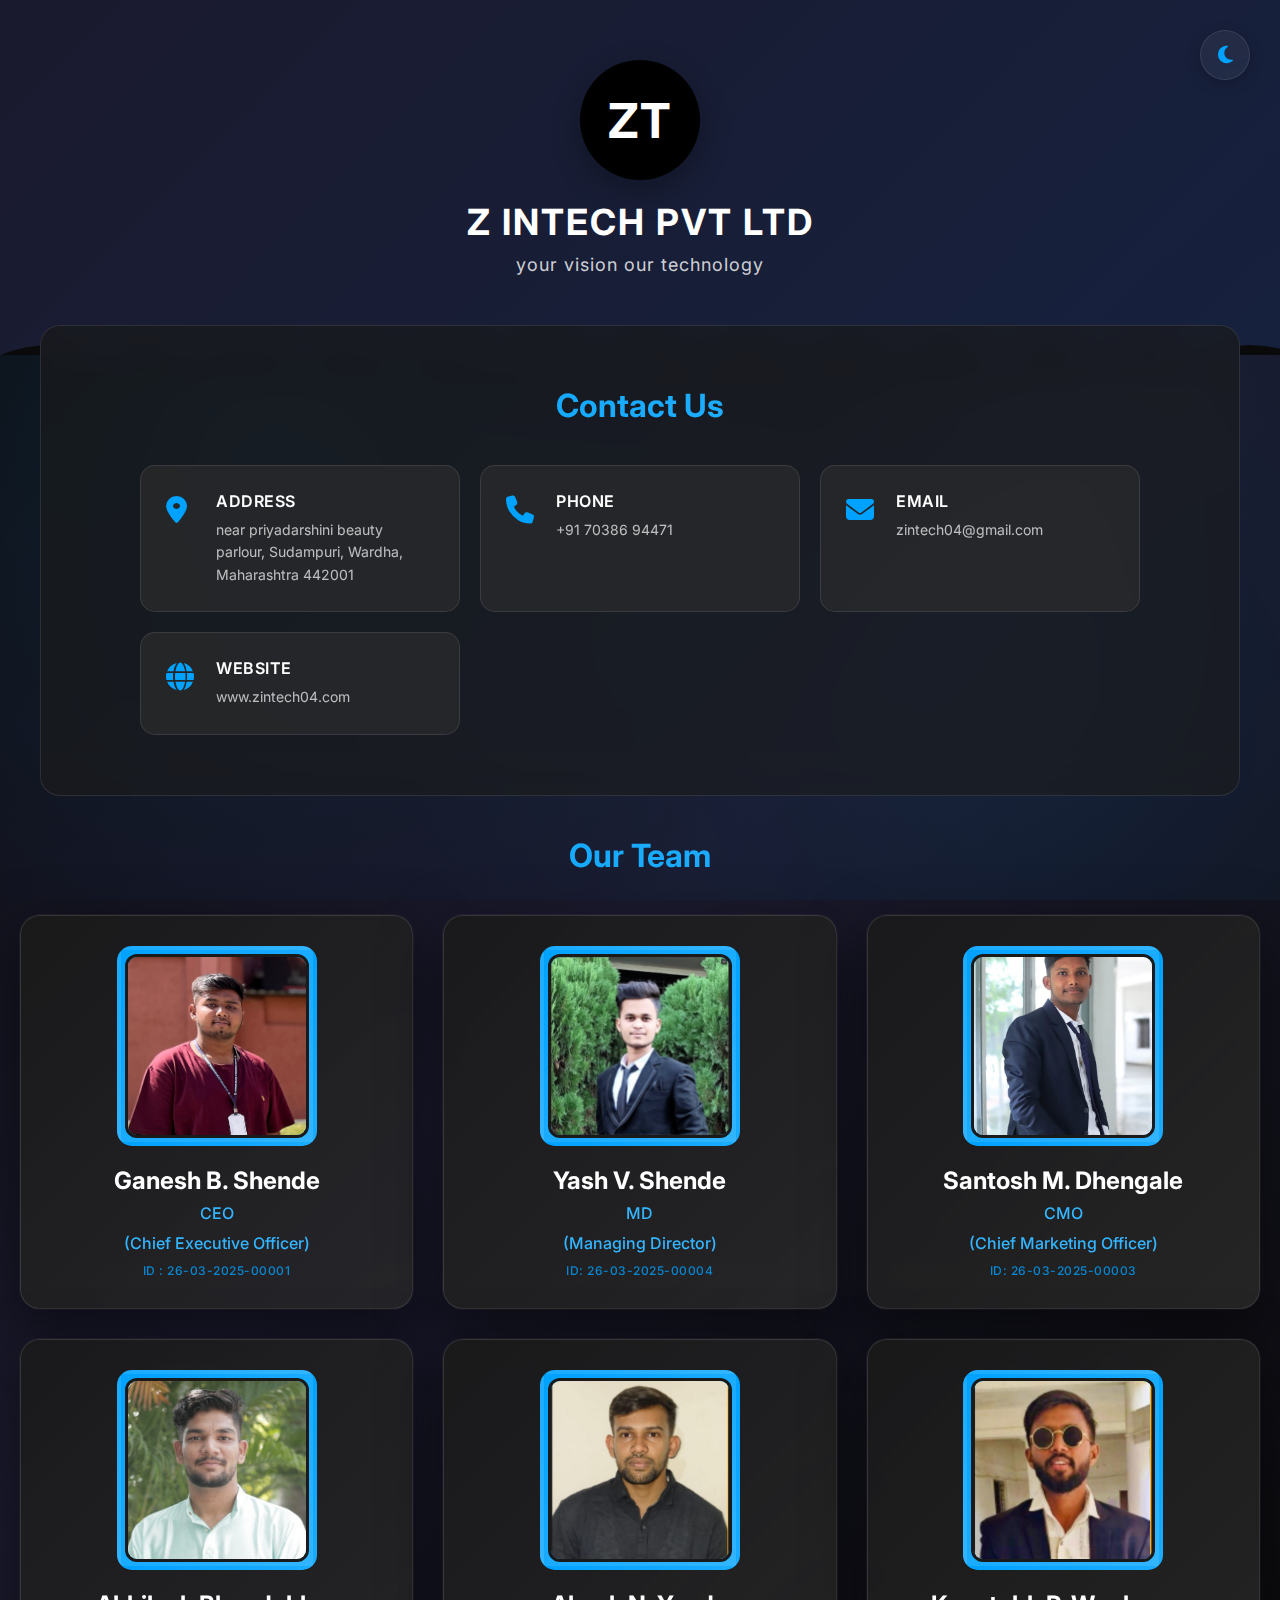
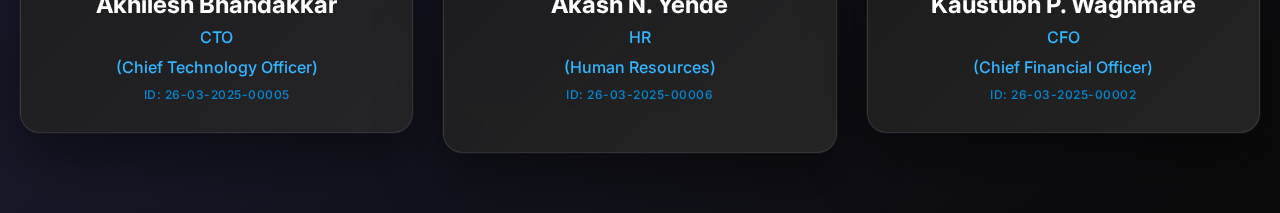
<file: index.html>
<!DOCTYPE html>
<html lang="en">
<head>
    <meta charset="UTF-8">
    <meta name="viewport" content="width=device-width, initial-scale=1.0">
    <title>Our Team - Z INTECH Pvt. Ltd.</title>
    <link rel="stylesheet" href="styles.css">
    <link rel="stylesheet" href="https://cdnjs.cloudflare.com/ajax/libs/font-awesome/6.4.0/css/all.min.css">
</head>
<body class="dark-theme">
    <!-- Theme Toggle Button -->
    <button class="theme-toggle" id="themeToggle" aria-label="Toggle theme">
        <i class="fas fa-moon" id="themeIcon"></i>
    </button>

    <!-- Company Header -->
    <div class="company-header">
        <div class="company-logo">
            <div class="logo-circle">
                <span class="logo-text">ZT</span>
            </div>
        </div>
        <h1 class="company-title">Z INTECH PVT LTD</h1>
        <p class="company-tagline">your vision our technology</p>
    </div>

    <!-- Company Contact Section -->
    <section class="company-contact-section">
        <div class="company-contact-container">
            <h2 class="section-title">Contact Us</h2>
            <div class="company-contact-grid">
                <div class="company-contact-item">
                    <i class="fas fa-map-marker-alt"></i>
                    <div>
                        <h3>Address</h3>
                        <a href="https://www.google.com/maps/dir/Z+INTECH+PVT.+LTD,+near+priyadarshini+beauty+parlour,+Sudampuri,+Wardha,+Maharashtra/near+priyadarshini+beauty+parlour,+Sudampuri,+Wardha,+Maharashtra+442001/@20.7523967,78.5973671,15.9z/data=!4m13!4m12!1m5!1m1!1s0x3bd47faffcfbbee7:0x11add4abf6f37558!2m2!1d78.6034393!2d20.7502286!1m5!1m1!1s0x3bd47faffcfbbee7:0x11add4abf6f37558!2m2!1d78.6034393!2d20.7502286?entry=ttu&g_ep=EgoyMDI1MTEwNC4xIKXMDSoASAFQAw%3D%3D" style="text-decoration: none; color: inherit;" target="_blank"><p>near priyadarshini beauty parlour, Sudampuri, Wardha, Maharashtra 442001</p></a>
                    </div>
                </div>
                <div class="company-contact-item">
                    <i class="fas fa-phone"></i>
                    <div>
                        <h3>Phone</h3>
                        <p>+91 70386 94471</p>
                    </div>
                </div>
                <div class="company-contact-item">
                    <i class="fas fa-envelope"></i>
                    <div>
                        <h3>Email</h3>
                        <p>zintech04@gmail.com</p>
                    </div>
                </div>
                <div class="company-contact-item">
                    <i class="fas fa-globe"></i>
                    <div>
                        <h3>Website</h3>
                        <a href="https://zintech04.com" style="text-decoration: none; color: inherit;" target="_blank"><p>www.zintech04.com</p></a>

                    </div>
                </div>
            </div>
        </div>
    </section>

    <!-- Employees Grid -->
    <div class="employees-grid-container">
        <h2 class="section-title" style="margin-top: 40px;">Our Team</h2>
        <div class="employees-grid">
            <!-- Employee 1 -->
            <a href="john-anderson.html" class="employee-card-link">
                <div class="employee-grid-card">
                    <div class="employee-grid-photo">
                        <img src="./emploees/CEO.jpg" alt="John Anderson">
                    </div>
                    <div class="employee-grid-info">
                        <h3>Ganesh B. Shende</h3>
                        <p>CEO</p>
                        <p>(Chief Executive Officer)</p>
                        <div class="employee-grid-id">ID : 26-03-2025-00001</div>
                    </div>
                </div>
            </a>

            <!-- Employee 2 -->
            <a href="sarah-mitchell.html" class="employee-card-link">
                <div class="employee-grid-card">
                    <div class="employee-grid-photo">
                        <img src="./emploees/MD.png" alt="Sarah Mitchell">
                    </div>
                    <div class="employee-grid-info">
                        <h3>Yash V. Shende</h3>
                        <p>MD</p>
                        <p>(Managing Director)</p>
                        <div class="employee-grid-id">ID: 26-03-2025-00004</div>
                    </div>
                </div>
            </a>

            <!-- Employee 3 -->
            <a href="michael-chen.html" class="employee-card-link">
                <div class="employee-grid-card">
                    <div class="employee-grid-photo">
                        <img src="./emploees/CMO.jpg" alt="Michael Chen">
                    </div>
                    <div class="employee-grid-info">
                        <h3>Santosh M. Dhengale</h3>
                        <p>CMO</p>
                        <p>(Chief Marketing Officer)</p>
                        <div class="employee-grid-id">ID: 26-03-2025-00003</div>
                    </div>
                </div>
            </a>

            <!-- Employee 4 -->
            <a href="emily-rodriguez.html" class="employee-card-link">
                <div class="employee-grid-card">
                    <div class="employee-grid-photo">
                        <img src="./emploees/CTO.png" alt="Emily Rodriguez">
                    </div>
                    <div class="employee-grid-info">
                        <h3>Akhilesh Bhandakkar</h3>
                        <p>CTO</p>
                        <p>(Chief Technology Officer)</p>
                        <div class="employee-grid-id">ID: 26-03-2025-00005</div>
                    </div>
                </div>
            </a>

            <!-- Employee 5 -->
            <a href="david-kumar.html" class="employee-card-link">
                <div class="employee-grid-card">
                    <div class="employee-grid-photo">
                        <img src="./emploees/HR.png" alt="David Kumar">
                    </div>
                    <div class="employee-grid-info">
                        <h3>Akash N. Yende</h3>
                        <p>HR</p>
                        <p>(Human Resources)</p>
                        <div class="employee-grid-id">ID: 26-03-2025-00006</div>
                        <br>
                    </div>
                </div>
            </a>

            <!-- Employee 6 -->
            <a href="priya-sharma.html" class="employee-card-link">
                <div class="employee-grid-card">
                    <div class="employee-grid-photo">
                        <img src="./emploees/CFO.png" alt="Priya Sharma">
                    </div>
                    <div class="employee-grid-info">
                        <h3>Kaustubh P. Waghmare</h3>
                        <p>CFO</p>
                        <p>(Chief Financial Officer)</p>
                        <div class="employee-grid-id">ID: 26-03-2025-00002</div>
                    </div>
                </div>
            </a>
        </div>
    </div>

    <script src="script.js"></script>
</body>
</html>
</file>
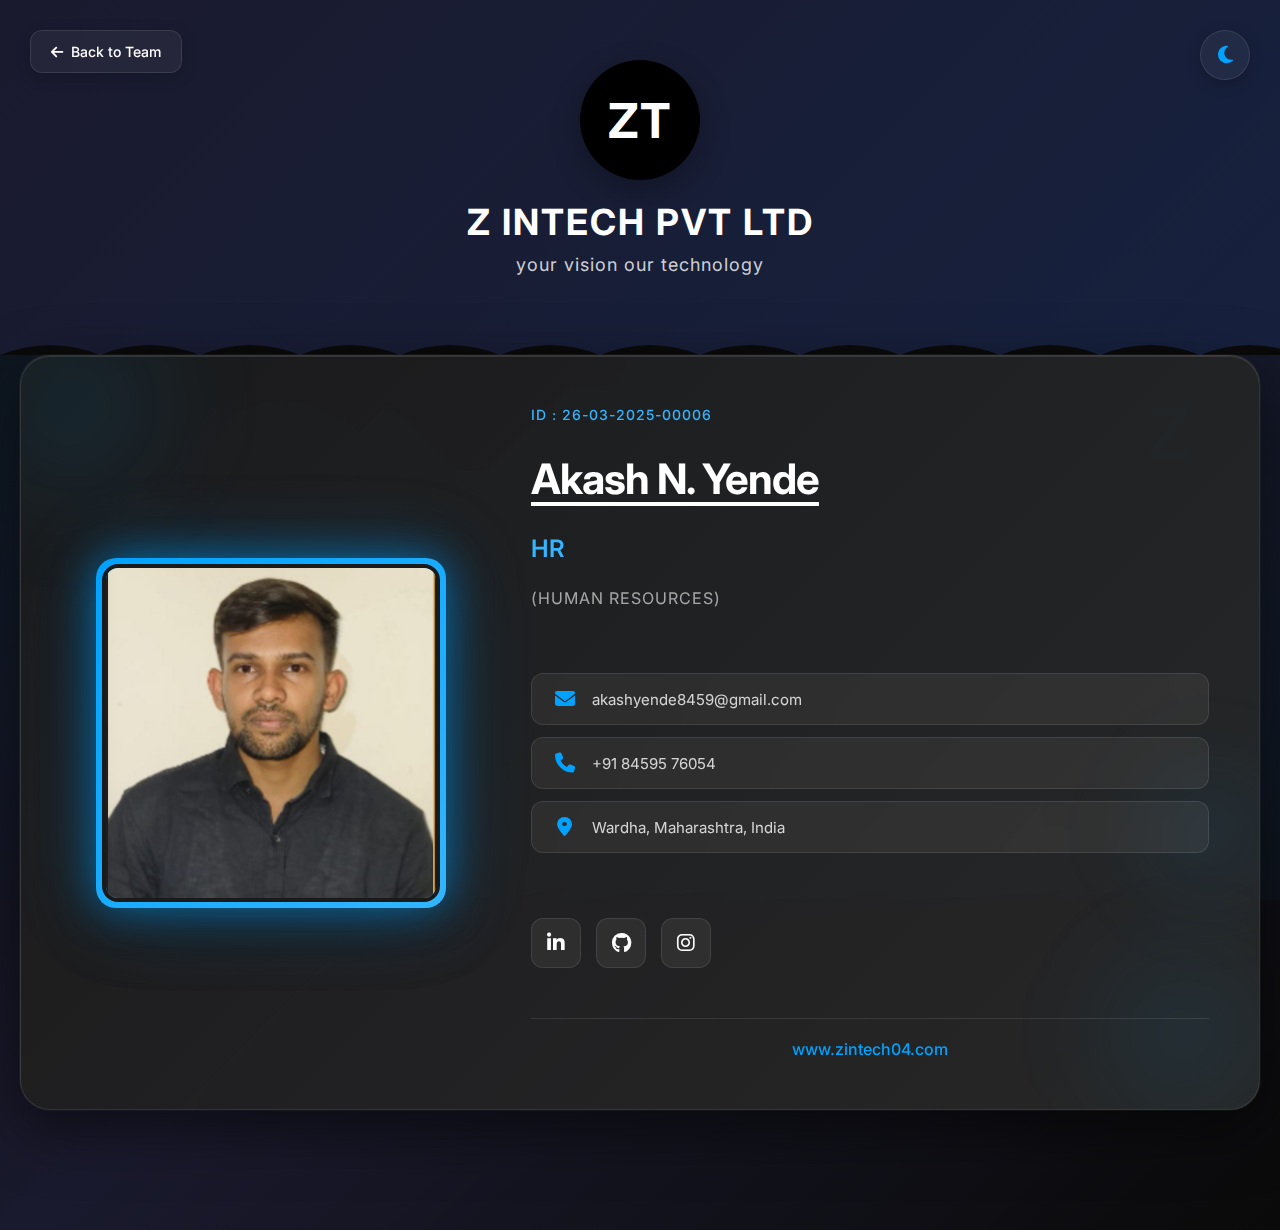
<file: david-kumar.html>
<!DOCTYPE html>
<html lang="en">
<head>
    <meta charset="UTF-8">
    <meta name="viewport" content="width=device-width, initial-scale=1.0">
    <title>David Kumar - Z INTECH Pvt. Ltd.</title>
    <link rel="stylesheet" href="styles.css">
    <link rel="stylesheet" href="https://cdnjs.cloudflare.com/ajax/libs/font-awesome/6.4.0/css/all.min.css">
</head>
<body class="dark-theme">
    <!-- Theme Toggle Button -->
    <button class="theme-toggle" id="themeToggle" aria-label="Toggle theme">
        <i class="fas fa-moon" id="themeIcon"></i>
    </button>

    <!-- Back to Home Button -->
    <a href="index.html" class="back-button">
        <i class="fas fa-arrow-left"></i> Back to Team
    </a>

    <!-- Company Header -->
    <div class="company-header">
        <div class="company-logo">
            <div class="logo-circle">
                <span class="logo-text">ZT</span>
            </div>
        </div>
        <h1 class="company-title">Z INTECH PVT LTD</h1>
        <p class="company-tagline">your vision our technology</p>
    </div>

    <!-- Employee Section -->
    <div class="employees-container">
        <section class="employee-section">
            <div class="employee-card">
                <div class="watermark">
                    <svg viewBox="0 0 100 100" class="logo-svg">
                        <text x="50" y="60" font-size="60" font-weight="bold" fill="rgba(0, 162, 255, 0.1)" text-anchor="middle" font-family="Arial, sans-serif">Z</text>
                    </svg>
                </div>
                <div class="employee-content-wrapper">
                    <div class="employee-photo-section">
                        <div class="photo-frame-large">
                            <img src="./emploees/HR.png" alt="David Kumar" class="profile-photo-large">
                            <div class="photo-glow-large"></div>
                        </div>
                    </div>
                    <div class="employee-details-section">
                        <div class="employee-id">ID : 26-03-2025-00006</div>
                        <h1 class="employee-name-large">Akash N. Yende</h1>
                        <p class="designation-large">HR</p>
                        <p class="designation-full">(Human Resources)</p>
                        <div class="contact-section-large">
                            <div class="contact-item-large">
                                <i class="fas fa-envelope"></i>
                                <span>akashyende8459@gmail.com</span>
                            </div>
                            <div class="contact-item-large">
                                <i class="fas fa-phone"></i>
                                <span>+91 84595 76054</span>
                            </div>
                            <div class="contact-item-large">
                                <i class="fas fa-map-marker-alt"></i>
                                <span>Wardha, Maharashtra, India</span>
                            </div>
                        </div>
                        <div class="social-icons-large">
                            <a href="linkedin.com/in/akash-yende-223340286" class="social-link-large linkedin" aria-label="LinkedIn"><i class="fab fa-linkedin-in"></i></a>
                            <a href="#" class="social-link-large github" aria-label="GitHub"><i class="fab fa-github"></i></a>
                            <a href="https://www.instagram.com/akash_yende_07/" class="social-link-large instagram" aria-label="Instagram"><i class="fab fa-instagram"></i></a>
                        </div>
                        <div class="company-website">www.zintech04.com</div>
                    </div>
                </div>
                <div class="bg-elements">
                    <div class="bg-circle circle-1"></div>
                    <div class="bg-circle circle-2"></div>
                    <div class="bg-circle circle-3"></div>
                </div>
            </div>
        </section>
    </div>

    <script src="script.js"></script>
</body>
</html>
</file>
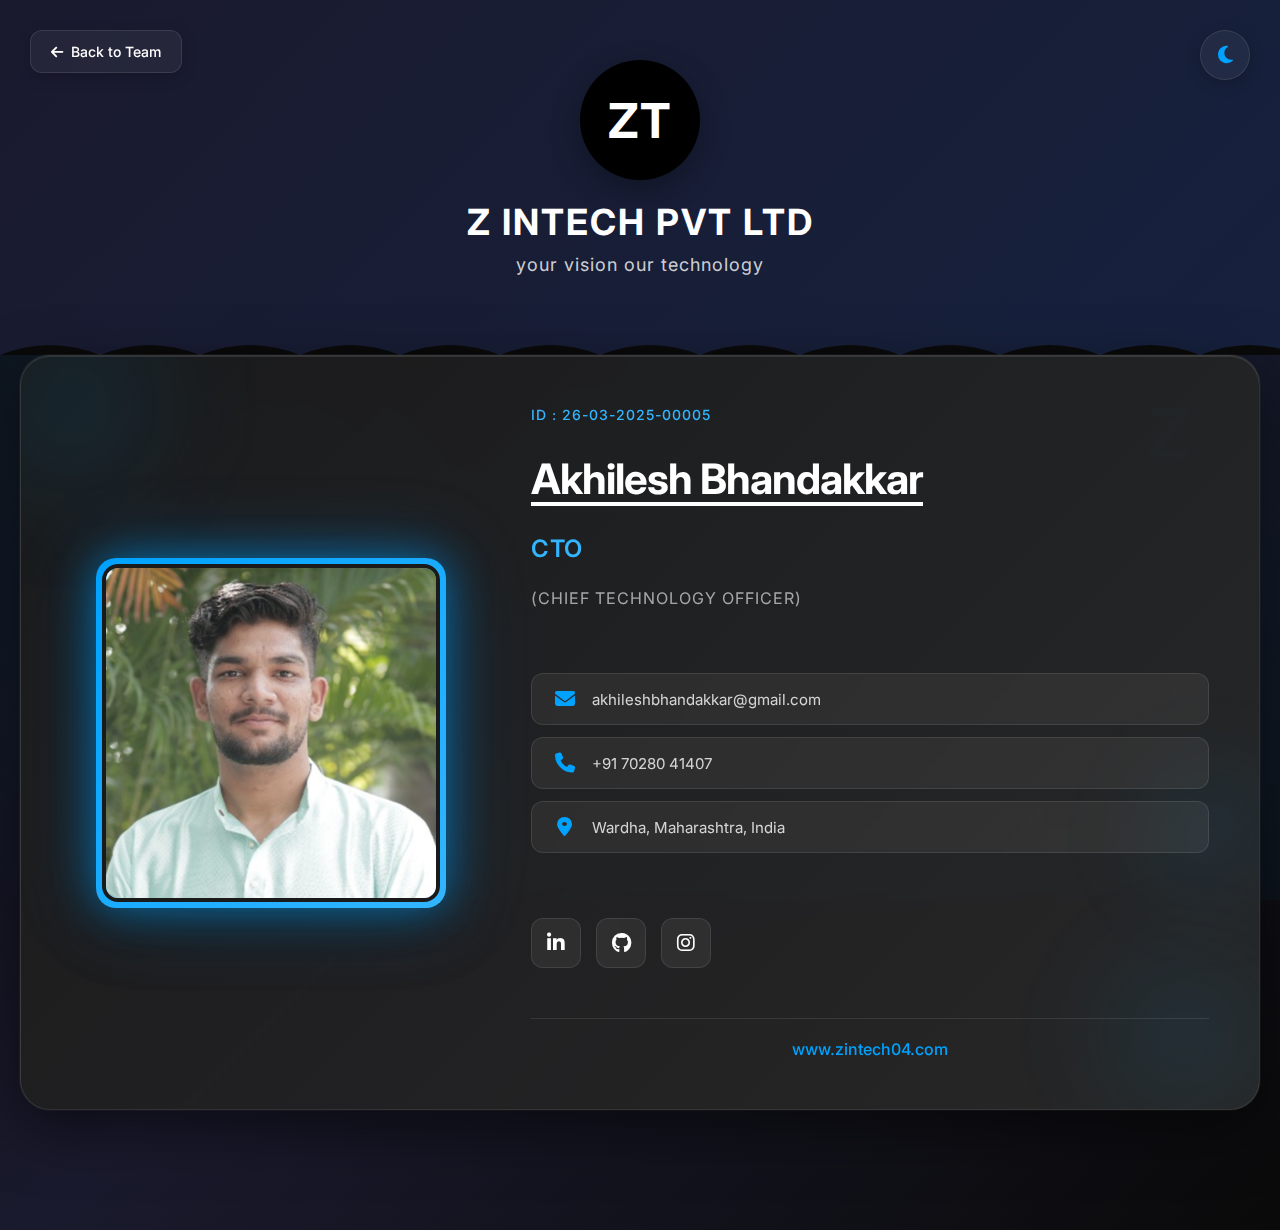
<file: emily-rodriguez.html>
<!DOCTYPE html>
<html lang="en">
<head>
    <meta charset="UTF-8">
    <meta name="viewport" content="width=device-width, initial-scale=1.0">
    <title>Emily Rodriguez - Z INTECH Pvt. Ltd.</title>
    <link rel="stylesheet" href="styles.css">
    <link rel="stylesheet" href="https://cdnjs.cloudflare.com/ajax/libs/font-awesome/6.4.0/css/all.min.css">
</head>
<body class="dark-theme">
    <!-- Theme Toggle Button -->
    <button class="theme-toggle" id="themeToggle" aria-label="Toggle theme">
        <i class="fas fa-moon" id="themeIcon"></i>
    </button>

    <!-- Back to Home Button -->
    <a href="index.html" class="back-button">
        <i class="fas fa-arrow-left"></i> Back to Team
    </a>

    <!-- Company Header -->
    <div class="company-header">
        <div class="company-logo">
            <div class="logo-circle">
                <span class="logo-text">ZT</span>
            </div>
        </div>
        <h1 class="company-title">Z INTECH PVT LTD</h1>
        <p class="company-tagline">your vision our technology</p>
    </div>

    <!-- Employee Section -->
    <div class="employees-container">
        <section class="employee-section">
            <div class="employee-card">
                <div class="watermark">
                    <svg viewBox="0 0 100 100" class="logo-svg">
                        <text x="50" y="60" font-size="60" font-weight="bold" fill="rgba(0, 162, 255, 0.1)" text-anchor="middle" font-family="Arial, sans-serif">Z</text>
                    </svg>
                </div>
                <div class="employee-content-wrapper">
                    <div class="employee-photo-section">
                        <div class="photo-frame-large">
                            <img src="./emploees/CTO.png" alt="Emily Rodriguez" class="profile-photo-large">
                            <div class="photo-glow-large"></div>
                        </div>
                    </div>
                    <div class="employee-details-section">
                        <div class="employee-id">ID : 26-03-2025-00005</div>
                        <h1 class="employee-name-large">Akhilesh Bhandakkar</h1>
                        <p class="designation-large">CTO</p>
                        <p class="designation-full">(Chief Technology Officer)</p>
                        <div class="contact-section-large">
                            <div class="contact-item-large">
                                <i class="fas fa-envelope"></i>
                                <span>akhileshbhandakkar@gmail.com</span>
                            </div>
                            <div class="contact-item-large">
                                <i class="fas fa-phone"></i>
                                <span>+91 70280 41407</span>
                            </div>
                            <div class="contact-item-large">
                                <i class="fas fa-map-marker-alt"></i>
                                <span>Wardha, Maharashtra, India</span>
                            </div>
                        </div>
                        <div class="social-icons-large">
                            <a href="linkedin.com/in/akhilesh-bhandakkar-a48479251" class="social-link-large linkedin" aria-label="LinkedIn"><i class="fab fa-linkedin-in"></i></a>
                            <a href="#" class="social-link-large github" aria-label="GitHub"><i class="fab fa-github"></i></a>
                            <a href="https://www.instagram.com/akhileshbhandakkar_91/" class="social-link-large instagram" aria-label="Instagram"><i class="fab fa-instagram"></i></a>
                        </div>
                        <div class="company-website">www.zintech04.com</div>
                    </div>
                </div>
                <div class="bg-elements">
                    <div class="bg-circle circle-1"></div>
                    <div class="bg-circle circle-2"></div>
                    <div class="bg-circle circle-3"></div>
                </div>
            </div>
        </section>
    </div>

    <script src="script.js"></script>
</body>
</html>
</file>
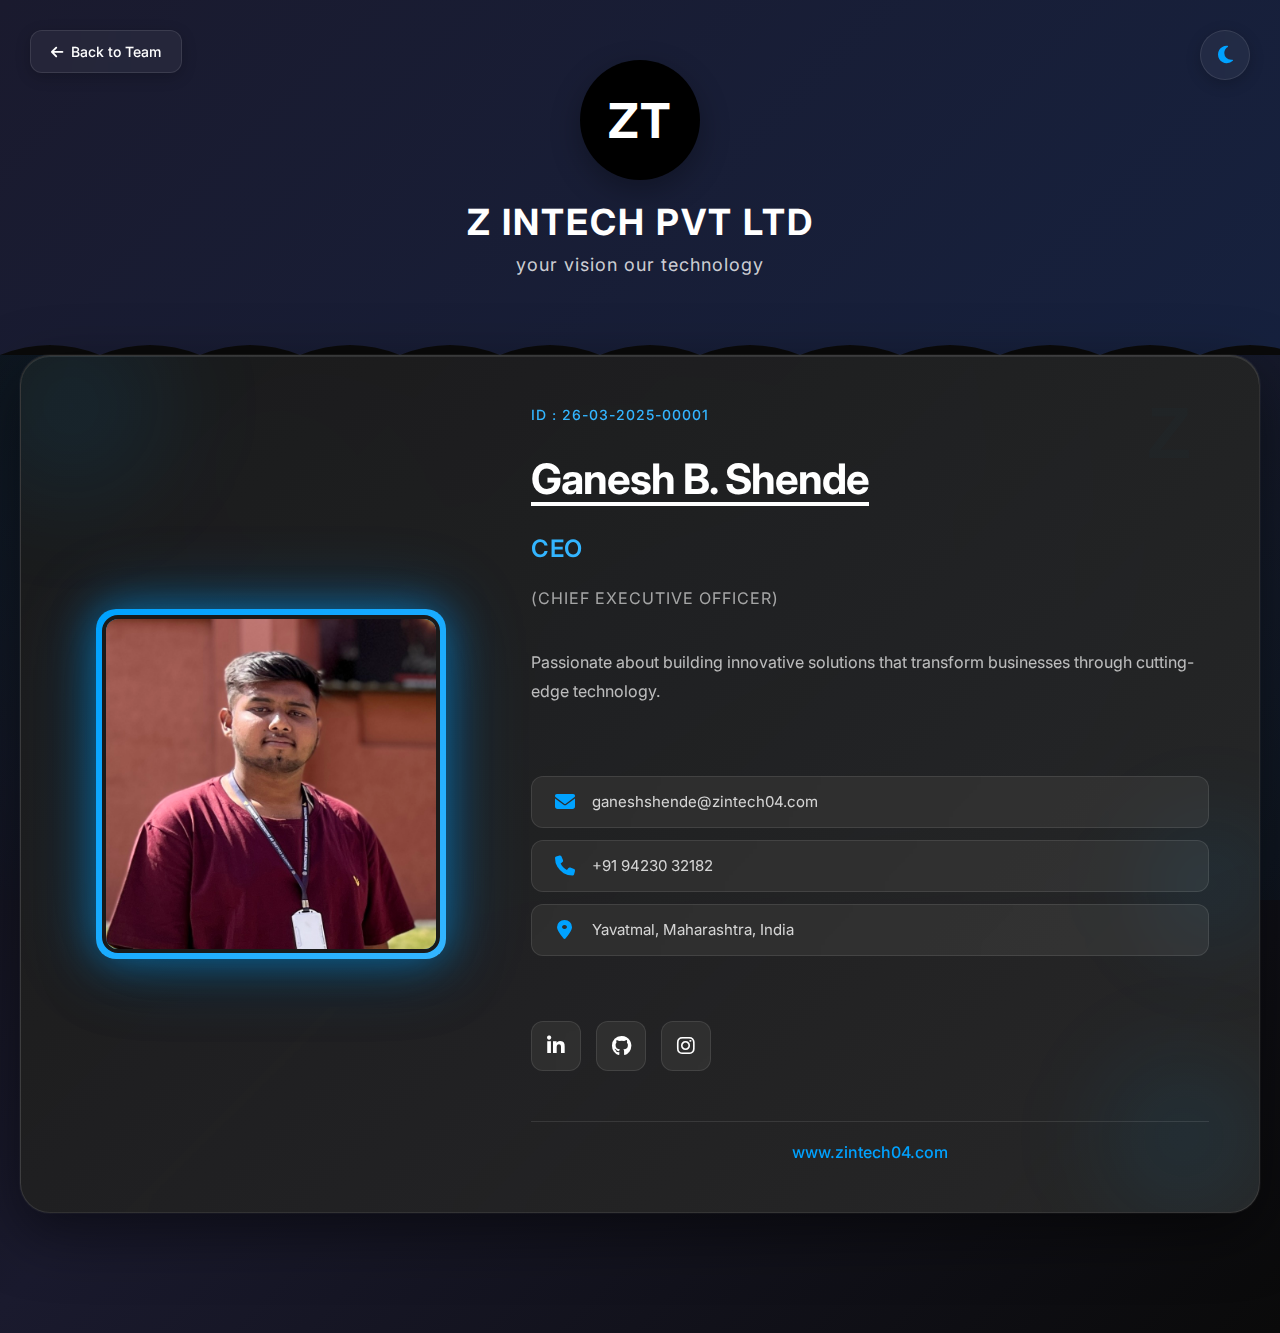
<file: john-anderson.html>
<!DOCTYPE html>
<html lang="en">
<head>
    <meta charset="UTF-8">
    <meta name="viewport" content="width=device-width, initial-scale=1.0">
    <title>John Anderson - Z INTECH Pvt. Ltd.</title>
    <link rel="stylesheet" href="styles.css">
    <link rel="stylesheet" href="https://cdnjs.cloudflare.com/ajax/libs/font-awesome/6.4.0/css/all.min.css">
</head>
<body class="dark-theme">
    <!-- Theme Toggle Button -->
    <button class="theme-toggle" id="themeToggle" aria-label="Toggle theme">
        <i class="fas fa-moon" id="themeIcon"></i>
    </button>

    <!-- Back to Home Button -->
    <a href="index.html" class="back-button">
        <i class="fas fa-arrow-left"></i> Back to Team
    </a>

    <!-- Company Header -->
    <div class="company-header">
        <div class="company-logo">
            <div class="logo-circle">
                <span class="logo-text">ZT</span>
            </div>
        </div>
        <h1 class="company-title">Z INTECH PVT LTD</h1>
        <p class="company-tagline">your vision our technology</p>
    </div>

    <!-- Employee Section -->
    <div class="employees-container">
        <section class="employee-section">
            <div class="employee-card">
                <div class="watermark">
                    <svg viewBox="0 0 100 100" class="logo-svg">
                        <text x="50" y="60" font-size="60" font-weight="bold" fill="rgba(0, 162, 255, 0.1)" text-anchor="middle" font-family="Arial, sans-serif">Z</text>
                    </svg>
                </div>
                <div class="employee-content-wrapper">
                    <div class="employee-photo-section">
                        <div class="photo-frame-large">
                            <img src="./emploees/CEO.jpg" alt="John Anderson" class="profile-photo-large">
                            <div class="photo-glow-large"></div>
                        </div>
                    </div>
                    <div class="employee-details-section">
                        <div class="employee-id">ID : 26-03-2025-00001</div>
                        <h1 class="employee-name-large">Ganesh B. Shende</h1>
                        <p class="designation-large">CEO</p>
                        <p class="designation-full">(Chief Executive Officer)</p>
                        <p class="bio-large">Passionate about building innovative solutions that transform businesses through cutting-edge technology.</p>
                        <div class="contact-section-large">
                            <div class="contact-item-large">
                                <i class="fas fa-envelope"></i>
                                <span>ganeshshende@zintech04.com</span>
                            </div>
                            <div class="contact-item-large">
                                <i class="fas fa-phone"></i>
                                <span>+91 94230 32182</span>
                            </div>
                            <div class="contact-item-large">
                                <i class="fas fa-map-marker-alt"></i>
                                <span>Yavatmal, Maharashtra, India</span>
                            </div>
                        </div>
                        <div class="social-icons-large">
                            <a href="https://www.linkedin.com/in/ganesh-b-shende-29b16b300/" class="social-link-large linkedin" aria-label="LinkedIn"><i class="fab fa-linkedin-in"></i></a>
                            <a href="#" class="social-link-large github" aria-label="GitHub"><i class="fab fa-github"></i></a>
                            <a href="https://www.instagram.com/ganesh_b._shende/" class="social-link-large instagram" aria-label="Instagram"><i class="fab fa-instagram"></i></a>
                        </div>
                        <div class="company-website">www.zintech04.com</div>
                    </div>
                </div>
                <div class="bg-elements">
                    <div class="bg-circle circle-1"></div>
                    <div class="bg-circle circle-2"></div>
                    <div class="bg-circle circle-3"></div>
                </div>
            </div>
        </section>
    </div>

    <script src="script.js"></script>
</body>
</html>
</file>
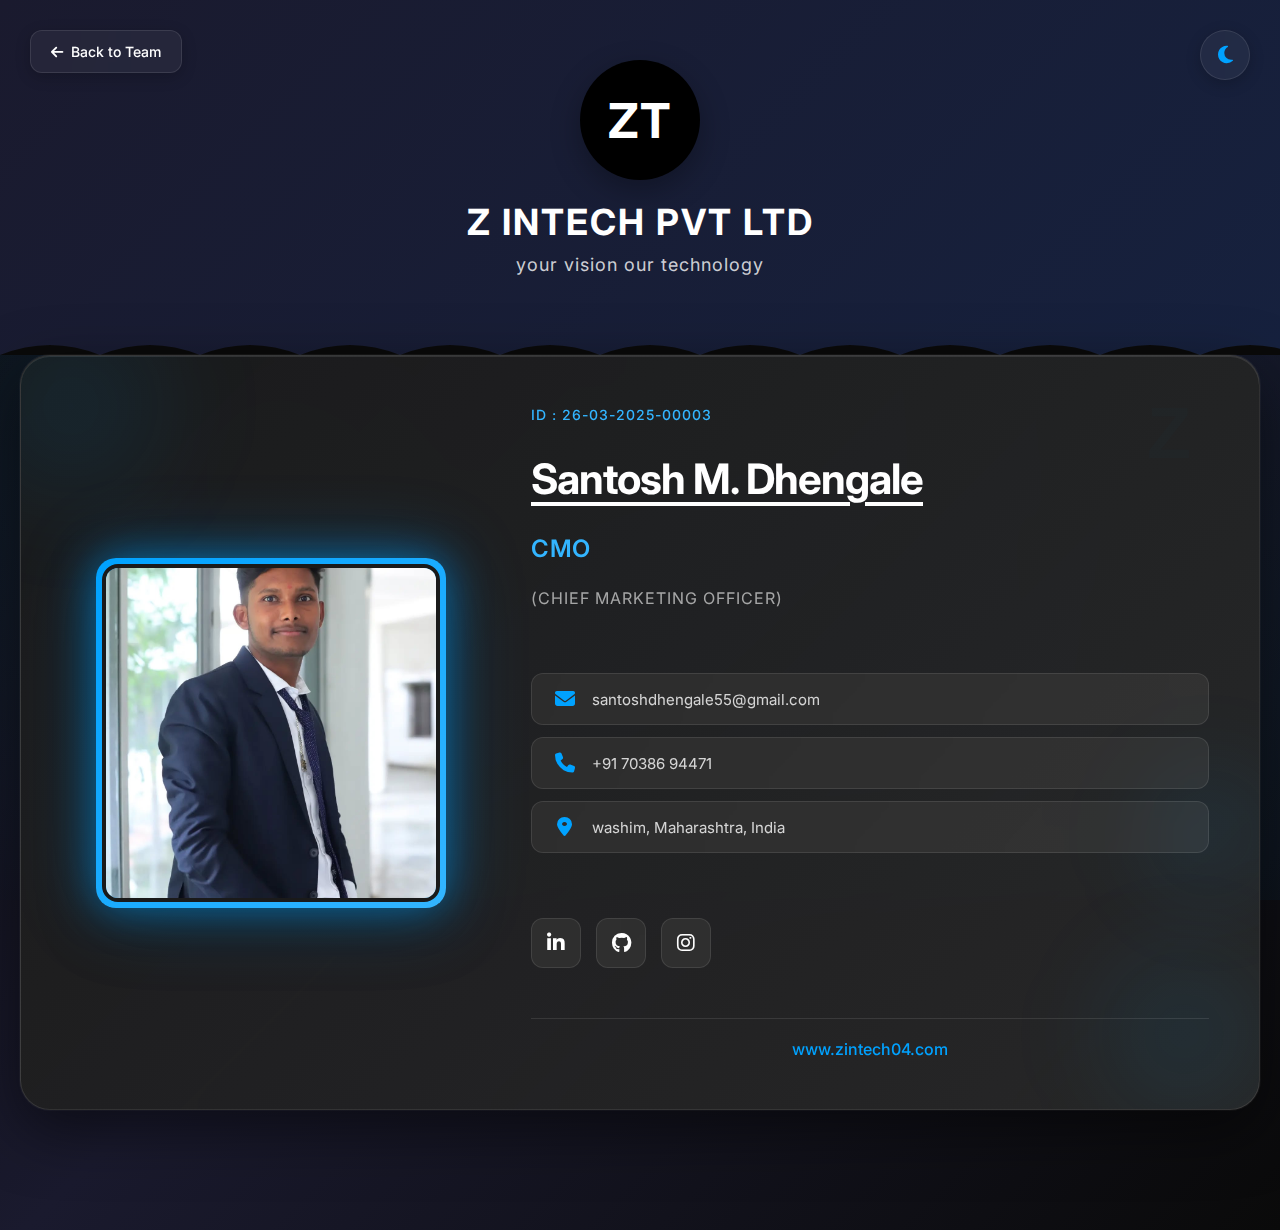
<file: michael-chen.html>
<!DOCTYPE html>
<html lang="en">
<head>
    <meta charset="UTF-8">
    <meta name="viewport" content="width=device-width, initial-scale=1.0">
    <title>Michael Chen - Z INTECH Pvt. Ltd.</title>
    <link rel="stylesheet" href="styles.css">
    <link rel="stylesheet" href="https://cdnjs.cloudflare.com/ajax/libs/font-awesome/6.4.0/css/all.min.css">
</head>
<body class="dark-theme">
    <!-- Theme Toggle Button -->
    <button class="theme-toggle" id="themeToggle" aria-label="Toggle theme">
        <i class="fas fa-moon" id="themeIcon"></i>
    </button>

    <!-- Back to Home Button -->
    <a href="index.html" class="back-button">
        <i class="fas fa-arrow-left"></i> Back to Team
    </a>

    <!-- Company Header -->
    <div class="company-header">
        <div class="company-logo">
            <div class="logo-circle">
                <span class="logo-text">ZT</span>
            </div>
        </div>
        <h1 class="company-title">Z INTECH PVT LTD</h1>
        <p class="company-tagline">your vision our technology</p>
    </div>

    <!-- Employee Section -->
    <div class="employees-container">
        <section class="employee-section">
            <div class="employee-card">
                <div class="watermark">
                    <svg viewBox="0 0 100 100" class="logo-svg">
                        <text x="50" y="60" font-size="60" font-weight="bold" fill="rgba(0, 162, 255, 0.1)" text-anchor="middle" font-family="Arial, sans-serif">Z</text>
                    </svg>
                </div>
                <div class="employee-content-wrapper">
                    <div class="employee-photo-section">
                        <div class="photo-frame-large">
                            <img src="./emploees/CMO.jpg" alt="Michael Chen" class="profile-photo-large">
                            <div class="photo-glow-large"></div>
                        </div>
                    </div>
                    <div class="employee-details-section">
                        <div class="employee-id">ID : 26-03-2025-00003</div>
                        <h1 class="employee-name-large">Santosh M. Dhengale</h1>
                        <p class="designation-large">CMO</p>
                        <p class="designation-full">(Chief Marketing Officer)</p>
                        <div class="contact-section-large">
                            <div class="contact-item-large">
                                <i class="fas fa-envelope"></i>
                                <span>santoshdhengale55@gmail.com</span>
                            </div>
                            <div class="contact-item-large">
                                <i class="fas fa-phone"></i>
                                <span>+91 70386 94471</span>
                            </div>
                            <div class="contact-item-large">
                                <i class="fas fa-map-marker-alt"></i>
                                <span>washim, Maharashtra, India</span>
                            </div>
                        </div>
                        <div class="social-icons-large">
                            <a href="linkedin.com/in/santosh-dhengale-08aa02362" class="social-link-large linkedin" aria-label="LinkedIn"><i class="fab fa-linkedin-in"></i></a>
                            <a href="#" class="social-link-large github" aria-label="GitHub"><i class="fab fa-github"></i></a>
                            <a href="https://www.instagram.com/santuuu2696/" class="social-link-large instagram" aria-label="Instagram"><i class="fab fa-instagram"></i></a>
                        </div>
                        <div class="company-website">www.zintech04.com</div>
                    </div>
                </div>
                <div class="bg-elements">
                    <div class="bg-circle circle-1"></div>
                    <div class="bg-circle circle-2"></div>
                    <div class="bg-circle circle-3"></div>
                </div>
            </div>
        </section>
    </div>

    <script src="script.js"></script>
</body>
</html>
</file>
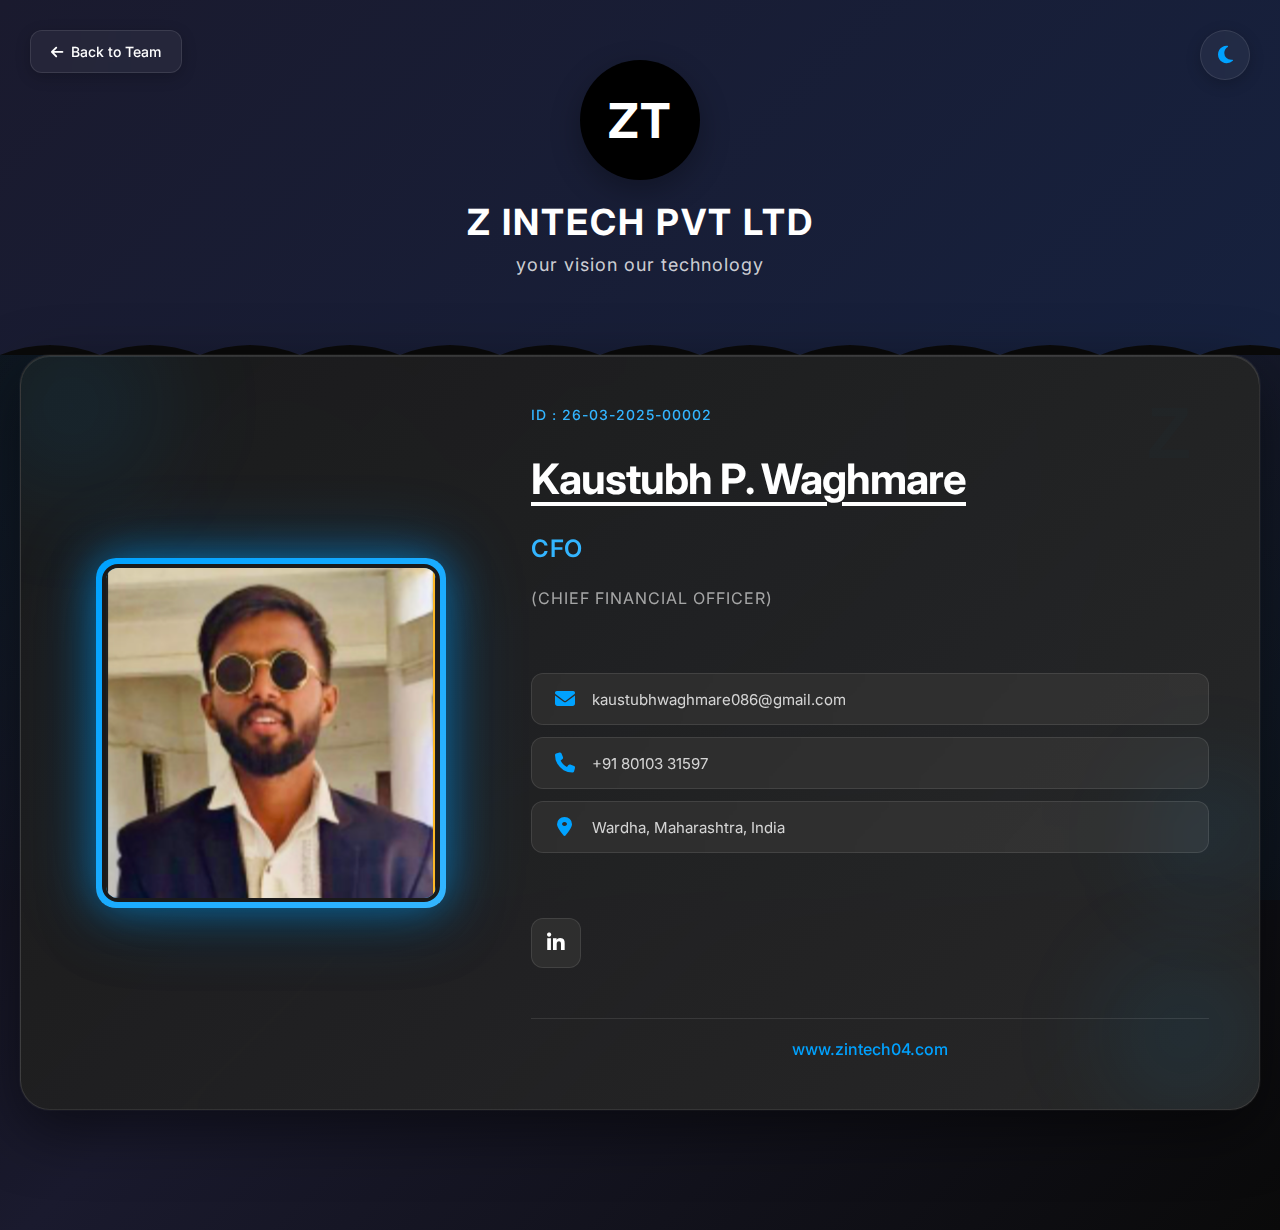
<file: priya-sharma.html>
<!DOCTYPE html>
<html lang="en">
<head>
    <meta charset="UTF-8">
    <meta name="viewport" content="width=device-width, initial-scale=1.0">
    <title>Priya Sharma - Z INTECH Pvt. Ltd.</title>
    <link rel="stylesheet" href="styles.css">
    <link rel="stylesheet" href="https://cdnjs.cloudflare.com/ajax/libs/font-awesome/6.4.0/css/all.min.css">
</head>
<body class="dark-theme">
    <!-- Theme Toggle Button -->
    <button class="theme-toggle" id="themeToggle" aria-label="Toggle theme">
        <i class="fas fa-moon" id="themeIcon"></i>
    </button>

    <!-- Back to Home Button -->
    <a href="index.html" class="back-button">
        <i class="fas fa-arrow-left"></i> Back to Team
    </a>

    <!-- Company Header -->
    <div class="company-header">
        <div class="company-logo">
            <div class="logo-circle">
                <span class="logo-text">ZT</span>
            </div>
        </div>
        <h1 class="company-title">Z INTECH PVT LTD</h1>
        <p class="company-tagline">your vision our technology</p>
    </div>

    <!-- Employee Section -->
    <div class="employees-container">
        <section class="employee-section">
            <div class="employee-card">
                <div class="watermark">
                    <svg viewBox="0 0 100 100" class="logo-svg">
                        <text x="50" y="60" font-size="60" font-weight="bold" fill="rgba(0, 162, 255, 0.1)" text-anchor="middle" font-family="Arial, sans-serif">Z</text>
                    </svg>
                </div>
                <div class="employee-content-wrapper">
                    <div class="employee-photo-section">
                        <div class="photo-frame-large">
                            <img src="./emploees/CFO.png" alt="Priya Sharma" class="profile-photo-large">
                            <div class="photo-glow-large"></div>
                        </div>
                    </div>
                    <div class="employee-details-section">
                        <div class="employee-id">ID : 26-03-2025-00002</div>
                        <h1 class="employee-name-large">Kaustubh P. Waghmare</h1>
                        <p class="designation-large">CFO</p>
                        <p class="designation-full">(Chief Financial Officer)</p>
                        <div class="contact-section-large">
                            <div class="contact-item-large">
                                <i class="fas fa-envelope"></i>
                                <span>kaustubhwaghmare086@gmail.com</span>
                            </div>
                            <div class="contact-item-large">
                                <i class="fas fa-phone"></i>
                                <span>+91 80103 31597</span>
                            </div>
                            <div class="contact-item-large">
                                <i class="fas fa-map-marker-alt"></i>
                                <span>Wardha, Maharashtra, India</span>
                            </div>
                        </div>
                        <div class="social-icons-large">
                            <a href="https://www.linkedin.com/in/kaustubh-waghmare-040684362/" class="social-link-large linkedin" aria-label="LinkedIn"><i class="fab fa-linkedin-in"></i></a>
                            <!-- <a href="#" class="social-link-large github" aria-label="GitHub"><i class="fab fa-github"></i></a> -->
                            <!-- <a href="#" class="social-link-large instagram" aria-label="Instagram"><i class="fab fa-instagram"></i></a> -->
                        </div>
                        <div class="company-website">www.zintech04.com</div>
                    </div>
                </div>
                <div class="bg-elements">
                    <div class="bg-circle circle-1"></div>
                    <div class="bg-circle circle-2"></div>
                    <div class="bg-circle circle-3"></div>
                </div>
            </div>
        </section>
    </div>

    <script src="script.js"></script>
</body>
</html>
</file>
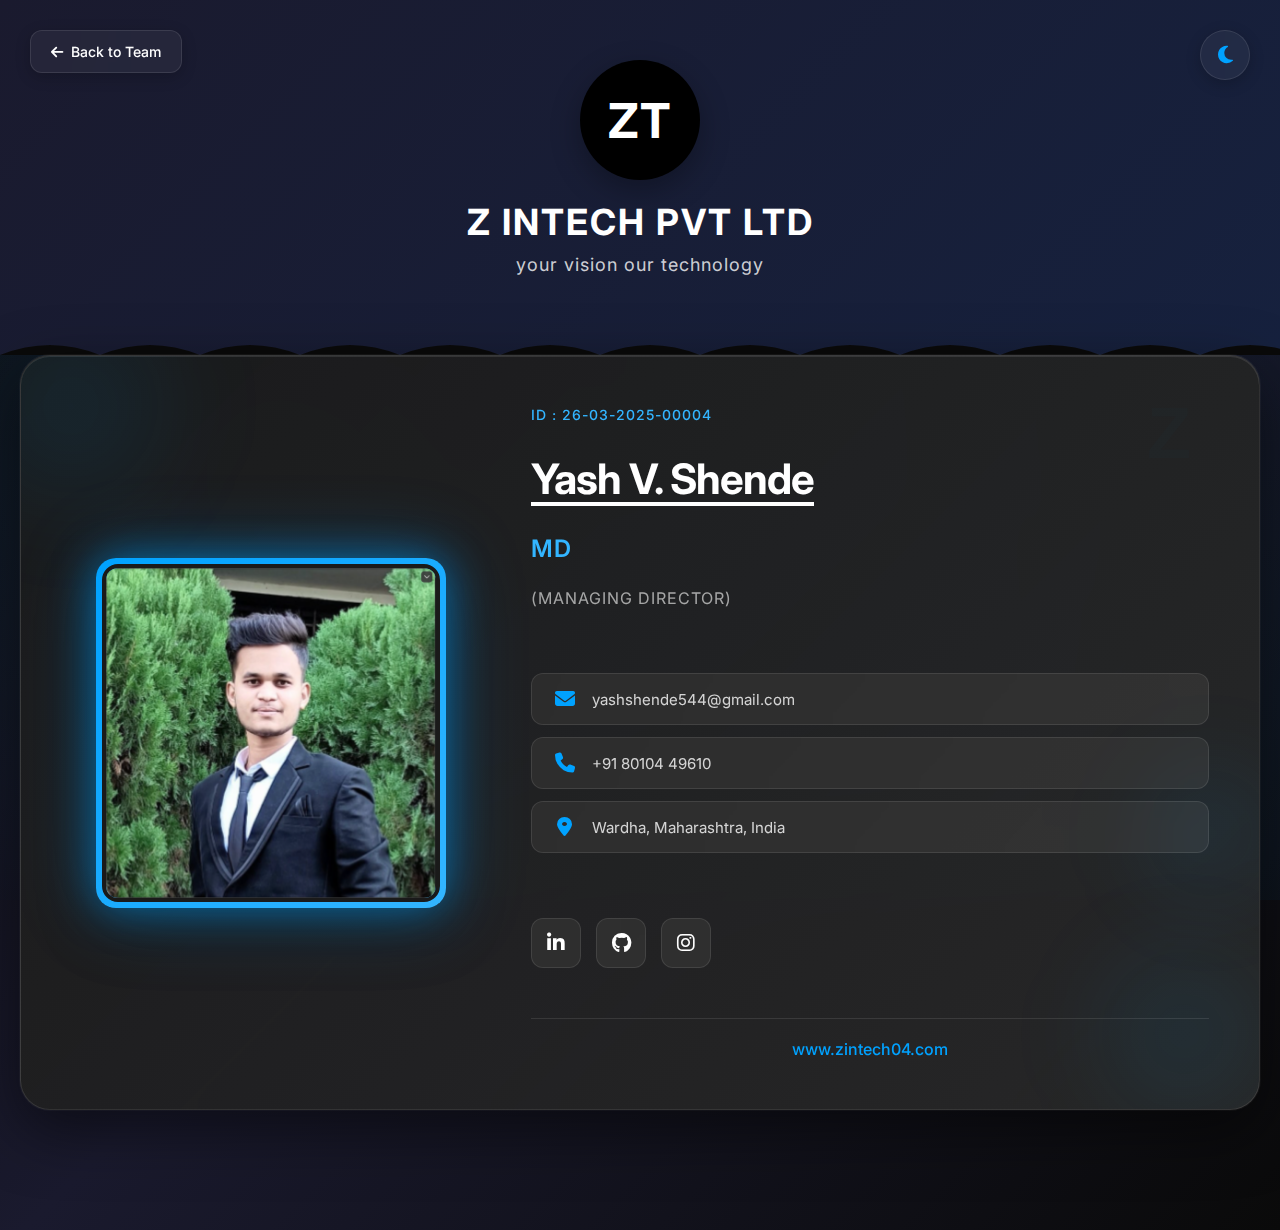
<file: sarah-mitchell.html>
<!DOCTYPE html>
<html lang="en">
<head>
    <meta charset="UTF-8">
    <meta name="viewport" content="width=device-width, initial-scale=1.0">
    <title>Sarah Mitchell - Z INTECH Pvt. Ltd.</title>
    <link rel="stylesheet" href="styles.css">
    <link rel="stylesheet" href="https://cdnjs.cloudflare.com/ajax/libs/font-awesome/6.4.0/css/all.min.css">
</head>
<body class="dark-theme">
    <!-- Theme Toggle Button -->
    <button class="theme-toggle" id="themeToggle" aria-label="Toggle theme">
        <i class="fas fa-moon" id="themeIcon"></i>
    </button>

    <!-- Back to Home Button -->
    <a href="index.html" class="back-button">
        <i class="fas fa-arrow-left"></i> Back to Team
    </a>

    <!-- Company Header -->
    <div class="company-header">
        <div class="company-logo">
            <div class="logo-circle">
                <span class="logo-text">ZT</span>
            </div>
        </div>
        <h1 class="company-title">Z INTECH PVT LTD</h1>
        <p class="company-tagline">your vision our technology</p>
    </div>

    <!-- Employee Section -->
    <div class="employees-container">
        <section class="employee-section">
            <div class="employee-card">
                <div class="watermark">
                    <svg viewBox="0 0 100 100" class="logo-svg">
                        <text x="50" y="60" font-size="60" font-weight="bold" fill="rgba(0, 162, 255, 0.1)" text-anchor="middle" font-family="Arial, sans-serif">Z</text>
                    </svg>
                </div>
                <div class="employee-content-wrapper">
                    <div class="employee-photo-section">
                        <div class="photo-frame-large">
                            <img src="./emploees/MD.png" alt="Sarah Mitchell" class="profile-photo-large">
                            <div class="photo-glow-large"></div>
                        </div>
                    </div>
                    <div class="employee-details-section">
                        <div class="employee-id">ID : 26-03-2025-00004</div>
                        <h1 class="employee-name-large">Yash V. Shende</h1>
                        <p class="designation-large">MD</p>
                        <p class="designation-full">(Managing Director)</p>
                        <div class="contact-section-large">
                            <div class="contact-item-large">
                                <i class="fas fa-envelope"></i>
                                <span>yashshende544@gmail.com</span>
                            </div>
                            <div class="contact-item-large">
                                <i class="fas fa-phone"></i>
                                <span>+91 80104 49610</span>
                            </div>
                            <div class="contact-item-large">
                                <i class="fas fa-map-marker-alt"></i>
                                <span>Wardha, Maharashtra, India</span>
                            </div>
                        </div>
                        <div class="social-icons-large">
                            <a href="https://www.linkedin.com/in/yash-shende-151296200/" class="social-link-large linkedin" aria-label="LinkedIn"><i class="fab fa-linkedin-in"></i></a>
                            <a href="#" class="social-link-large github" aria-label="GitHub"><i class="fab fa-github"></i></a>
                            <a href="https://www.instagram.com/yashshende32/" class="social-link-large instagram" aria-label="Instagram"><i class="fab fa-instagram"></i></a>
                        </div>
                        <div class="company-website">www.zintech04.com</div>
                    </div>
                </div>
                <div class="bg-elements">
                    <div class="bg-circle circle-1"></div>
                    <div class="bg-circle circle-2"></div>
                    <div class="bg-circle circle-3"></div>
                </div>
            </div>
        </section>
    </div>

    <script src="script.js"></script>
</body>
</html>
</file>
<file: styles.css>
@import url('https://fonts.googleapis.com/css2?family=Inter:wght@300;400;500;600;700&display=swap');

* {
    margin: 0;
    padding: 0;
    box-sizing: border-box;
}

:root {
    --electric-blue: #00A2FF;
    --electric-blue-dark: #0088CC;
    --electric-blue-light: #33B5FF;
    --white: #FFFFFF;
    --black: #0A0A0A;
    --gray-dark: #1A1A1A;
    --gray-medium: #2A2A2A;
    --gray-light: #3A3A3A;
    --glass-bg: rgba(255, 255, 255, 0.05);
    --glass-border: rgba(255, 255, 255, 0.1);
}

/* Dark Theme (Default) */
body.dark-theme {
    background: linear-gradient(135deg, #0A0A0A 0%, #1A1A2E 50%, #0A0A0A 100%);
    color: var(--white);
}

body.dark-theme::before {
    background: 
        radial-gradient(circle at 20% 50%, rgba(0, 162, 255, 0.1) 0%, transparent 50%),
        radial-gradient(circle at 80% 80%, rgba(0, 162, 255, 0.08) 0%, transparent 50%);
}

body.dark-theme .employee-card {
    background: linear-gradient(135deg, rgba(26, 26, 26, 0.95) 0%, rgba(42, 42, 42, 0.9) 100%);
    border: 1px solid var(--glass-border);
    box-shadow: 
        0 20px 60px rgba(0, 0, 0, 0.5),
        0 0 0 1px rgba(255, 255, 255, 0.05),
        inset 0 1px 0 rgba(255, 255, 255, 0.1);
}

body.dark-theme .employee-name-large {
    color: var(--white);
}

body.dark-theme .bio-large {
    color: rgba(255, 255, 255, 0.7);
}

body.dark-theme .tagline-large {
    background: var(--glass-bg);
    border: 1px solid var(--glass-border);
}

body.dark-theme .tagline-large span {
    color: var(--white);
}

body.dark-theme .contact-item-large {
    background: var(--glass-bg);
    border: 1px solid var(--glass-border);
}

body.dark-theme .contact-item-large span {
    color: rgba(255, 255, 255, 0.8);
}

body.dark-theme .social-link-large {
    background: var(--glass-bg);
    border: 1px solid var(--glass-border);
    color: var(--white);
}

body.dark-theme .profile-photo-large {
    border: 4px solid var(--gray-dark);
}

body.dark-theme .company-contact-section {
    background: rgba(26, 26, 26, 0.6);
    border: 1px solid var(--glass-border);
}

body.dark-theme .company-contact-item {
    background: var(--glass-bg);
    border: 1px solid var(--glass-border);
}

body.dark-theme .company-contact-item h3 {
    color: var(--white);
}

body.dark-theme .company-contact-item p {
    color: rgba(255, 255, 255, 0.7);
}

/* Light Theme */
body.light-theme {
    background: linear-gradient(135deg, #F5F7FA 0%, #E8ECF1 50%, #F5F7FA 100%);
    color: #1A1A1A;
}

body.light-theme::before {
    background: 
        radial-gradient(circle at 20% 50%, rgba(0, 162, 255, 0.08) 0%, transparent 50%),
        radial-gradient(circle at 80% 80%, rgba(0, 162, 255, 0.06) 0%, transparent 50%);
}

body.light-theme .employee-card {
    background: linear-gradient(135deg, rgba(255, 255, 255, 0.98) 0%, rgba(248, 250, 252, 0.95) 100%);
    border: 1px solid rgba(0, 0, 0, 0.08);
    box-shadow: 
        0 20px 60px rgba(0, 0, 0, 0.1),
        0 0 0 1px rgba(0, 0, 0, 0.05),
        inset 0 1px 0 rgba(255, 255, 255, 0.9);
}

body.light-theme .employee-name-large {
    color: #1A1A1A;
}

body.light-theme .bio-large {
    color: rgba(26, 26, 26, 0.7);
}

body.light-theme .tagline-large {
    background: rgba(0, 162, 255, 0.05);
    border: 1px solid rgba(0, 162, 255, 0.15);
}

body.light-theme .tagline-large span {
    color: #1A1A1A;
}

body.light-theme .contact-item-large {
    background: rgba(0, 162, 255, 0.03);
    border: 1px solid rgba(0, 0, 0, 0.08);
}

body.light-theme .contact-item-large:hover {
    background: rgba(0, 162, 255, 0.08);
    border-color: rgba(0, 162, 255, 0.25);
}

body.light-theme .contact-item-large span {
    color: rgba(26, 26, 26, 0.8);
}

body.light-theme .social-link-large {
    background: rgba(0, 162, 255, 0.05);
    border: 1px solid rgba(0, 0, 0, 0.08);
    color: #1A1A1A;
}

body.light-theme .profile-photo-large {
    border: 4px solid rgba(255, 255, 255, 0.9);
}

body.light-theme .company-contact-section {
    background: rgba(255, 255, 255, 0.7);
    border: 1px solid rgba(0, 0, 0, 0.08);
}

body.light-theme .company-contact-item {
    background: rgba(0, 162, 255, 0.03);
    border: 1px solid rgba(0, 0, 0, 0.08);
}

body.light-theme .company-contact-item h3 {
    color: #1A1A1A;
}

body.light-theme .company-contact-item p {
    color: rgba(26, 26, 26, 0.7);
}

body.light-theme .bg-circle {
    background: radial-gradient(circle, rgba(0, 162, 255, 0.08) 0%, transparent 70%);
}

body.light-theme .watermark text {
    fill: rgba(0, 162, 255, 0.08);
}

/* Base Styles */
body {
    font-family: 'Inter', -apple-system, BlinkMacSystemFont, 'Segoe UI', sans-serif;
    min-height: 100vh;
    padding: 0;
    position: relative;
    overflow-x: hidden;
    transition: background 0.3s ease, color 0.3s ease;
}

body::before {
    content: '';
    position: fixed;
    top: 0;
    left: 0;
    width: 100%;
    height: 100%;
    pointer-events: none;
    z-index: 0;
    transition: background 0.3s ease;
}

/* Theme Toggle Button */
.theme-toggle {
    position: fixed;
    top: 30px;
    right: 30px;
    width: 50px;
    height: 50px;
    border-radius: 50%;
    background: var(--glass-bg);
    backdrop-filter: blur(20px);
    -webkit-backdrop-filter: blur(20px);
    border: 1px solid var(--glass-border);
    color: var(--electric-blue);
    font-size: 20px;
    cursor: pointer;
    z-index: 1000;
    display: flex;
    align-items: center;
    justify-content: center;
    transition: all 0.3s ease;
    box-shadow: 0 4px 15px rgba(0, 0, 0, 0.2);
}

.theme-toggle:hover {
    transform: scale(1.1) rotate(15deg);
    box-shadow: 0 6px 20px rgba(0, 162, 255, 0.3);
    background: rgba(0, 162, 255, 0.1);
    border-color: var(--electric-blue);
}

body.light-theme .theme-toggle {
    background: rgba(0, 162, 255, 0.05);
    border: 1px solid rgba(0, 0, 0, 0.08);
    color: var(--electric-blue);
}

body.light-theme .theme-toggle:hover {
    background: rgba(0, 162, 255, 0.1);
    border-color: var(--electric-blue);
}

/* Company Header */
.company-header {
    background: linear-gradient(135deg, #1A1A2E 0%, #16213E 100%);
    padding: 60px 20px 80px;
    text-align: center;
    position: relative;
    overflow: hidden;
    margin-bottom: 0;
}

.company-header::after {
    content: '';
    position: absolute;
    bottom: 0;
    left: 0;
    width: 100%;
    height: 50px;
    background: url("data:image/svg+xml,%3Csvg width='100' height='50' xmlns='http://www.w3.org/2000/svg'%3E%3Cpath d='M0,50 Q50,30 100,50 L100,50 L0,50 Z' fill='%23F5F7FA'/%3E%3C/svg%3E") repeat-x;
    background-size: 100px 50px;
}

body.dark-theme .company-header::after {
    background: url("data:image/svg+xml,%3Csvg width='100' height='50' xmlns='http://www.w3.org/2000/svg'%3E%3Cpath d='M0,50 Q50,30 100,50 L100,50 L0,50 Z' fill='%230A0A0A'/%3E%3C/svg%3E") repeat-x;
    background-size: 100px 50px;
}

.company-logo {
    margin-bottom: 20px;
}

.logo-circle {
    width: 120px;
    height: 120px;
    border-radius: 50%;
    background: #000;
    display: inline-flex;
    align-items: center;
    justify-content: center;
    box-shadow: 0 10px 30px rgba(0, 0, 0, 0.3);
    position: relative;
}

.logo-circle::before {
    content: '';
    position: absolute;
    inset: -5px;
    border-radius: 50%;
    background: linear-gradient(45deg, #FFD700, #FF6B6B, #4ECDC4, #45B7D1);
    z-index: -1;
    opacity: 0.7;
    filter: blur(10px);
}

.logo-text {
    font-size: 48px;
    font-weight: 700;
    color: var(--white);
    letter-spacing: 2px;
}

.company-title {
    font-size: 36px;
    font-weight: 700;
    color: var(--white);
    margin-bottom: 10px;
    letter-spacing: 2px;
    text-transform: uppercase;
}

.company-tagline {
    font-size: 18px;
    color: rgba(255, 255, 255, 0.8);
    letter-spacing: 1px;
    text-transform: lowercase;
}

/* Company Contact Section */
.company-contact-section {
    padding: 60px 20px;
    margin: 0 auto;
    max-width: 1200px;
    backdrop-filter: blur(20px);
    -webkit-backdrop-filter: blur(20px);
    border-radius: 20px;
    margin-bottom: 40px;
    margin-top: -30px;
    position: relative;
    z-index: 10;
}

.company-contact-container {
    max-width: 1000px;
    margin: 0 auto;
}

.section-title {
    font-size: 32px;
    font-weight: 700;
    text-align: center;
    margin-bottom: 40px;
    background: linear-gradient(135deg, var(--electric-blue), var(--electric-blue-light));
    -webkit-background-clip: text;
    -webkit-text-fill-color: transparent;
    background-clip: text;
}

.company-contact-grid {
    display: grid;
    grid-template-columns: repeat(auto-fit, minmax(250px, 1fr));
    gap: 20px;
}

.company-contact-item {
    padding: 25px;
    border-radius: 15px;
    display: flex;
    align-items: flex-start;
    gap: 15px;
    transition: all 0.3s ease;
    backdrop-filter: blur(10px);
}

.company-contact-item:hover {
    transform: translateY(-5px);
}

.company-contact-item i {
    font-size: 28px;
    color: var(--electric-blue);
    margin-top: 5px;
    min-width: 35px;
}

.company-contact-item h3 {
    font-size: 16px;
    font-weight: 600;
    margin-bottom: 8px;
    text-transform: uppercase;
    letter-spacing: 0.5px;
}

.company-contact-item p {
    font-size: 14px;
    line-height: 1.6;
}

/* Employee Sections */
.employees-container {
    max-width: 1400px;
    margin: 0 auto;
    padding: 0 20px 60px;
}

.employee-section {
    margin-bottom: 60px;
    position: relative;
}

.employee-card {
    backdrop-filter: blur(20px);
    -webkit-backdrop-filter: blur(20px);
    border-radius: 30px;
    padding: 50px;
    position: relative;
    overflow: hidden;
    animation: cardEntrance 0.8s cubic-bezier(0.34, 1.56, 0.64, 1) both;
    transition: transform 0.3s ease, box-shadow 0.3s ease;
}

.employee-card:hover {
    transform: translateY(-8px);
    box-shadow: 
        0 40px 100px rgba(0, 0, 0, 0.4),
        0 0 60px rgba(0, 162, 255, 0.2);
}

@keyframes cardEntrance {
    from {
        opacity: 0;
        transform: translateY(40px) scale(0.95);
    }
    to {
        opacity: 1;
        transform: translateY(0) scale(1);
    }
}

/* Employee Content Wrapper */
.employee-content-wrapper {
    display: grid;
    grid-template-columns: 400px 1fr;
    gap: 60px;
    align-items: center;
    position: relative;
    z-index: 2;
}

/* Employee Photo Section - LARGE */
.employee-photo-section {
    display: flex;
    justify-content: center;
    align-items: center;
}

.photo-frame-large {
    position: relative;
    width: 350px;
    height: 350px;
    border-radius: 20px;
    padding: 6px;
    background: linear-gradient(135deg, var(--electric-blue), var(--electric-blue-light));
    animation: photoGlow 3s ease-in-out infinite;
    box-shadow: 
        0 0 40px rgba(0, 162, 255, 0.5),
        0 0 80px rgba(0, 162, 255, 0.3),
        0 20px 60px rgba(0, 0, 0, 0.3);
}

@keyframes photoGlow {
    0%, 100% {
        box-shadow: 
            0 0 40px rgba(0, 162, 255, 0.5),
            0 0 80px rgba(0, 162, 255, 0.3),
            0 20px 60px rgba(0, 0, 0, 0.3);
    }
    50% {
        box-shadow: 
            0 0 60px rgba(0, 162, 255, 0.7),
            0 0 120px rgba(0, 162, 255, 0.4),
            0 20px 60px rgba(0, 0, 0, 0.3);
    }
}

.profile-photo-large {
    width: 100%;
    height: 100%;
    border-radius: 16px;
    object-fit: cover;
    display: block;
    transition: transform 0.3s ease;
}

.photo-frame-large:hover .profile-photo-large {
    transform: scale(1.03);
}

.photo-glow-large {
    position: absolute;
    top: -20px;
    left: -20px;
    right: -20px;
    bottom: -20px;
    border-radius: 20px;
    background: radial-gradient(circle, rgba(0, 162, 255, 0.4) 0%, transparent 70%);
    opacity: 0;
    transition: opacity 0.3s ease;
    pointer-events: none;
}

.photo-frame-large:hover .photo-glow-large {
    opacity: 1;
}

/* Employee Details Section */
.employee-details-section {
    display: flex;
    flex-direction: column;
    gap: 20px;
}

.employee-id {
    font-size: 14px;
    font-weight: 500;
    color: var(--electric-blue-light);
    letter-spacing: 1px;
    margin-bottom: 10px;
}

.employee-name-large {
    font-size: 42px;
    font-weight: 700;
    margin-bottom: 10px;
    letter-spacing: -1px;
    text-decoration: underline;
    text-underline-offset: 8px;
    transition: color 0.3s ease;
}

.designation-large {
    font-size: 24px;
    font-weight: 600;
    color: var(--electric-blue-light);
    margin-bottom: 5px;
    letter-spacing: 0.5px;
}

.designation-full {
    font-size: 16px;
    font-weight: 400;
    color: rgba(255, 255, 255, 0.6);
    margin-bottom: 20px;
    text-transform: uppercase;
    letter-spacing: 1px;
}

body.light-theme .designation-full {
    color: rgba(26, 26, 26, 0.6);
}

.bio-large {
    font-size: 16px;
    line-height: 1.8;
    margin-bottom: 25px;
    transition: color 0.3s ease;
}

/* Tagline Large */
.tagline-large {
    display: flex;
    align-items: center;
    justify-content: flex-start;
    gap: 12px;
    margin: 25px 0;
    padding: 20px 25px;
    border-radius: 15px;
    backdrop-filter: blur(10px);
    position: relative;
    overflow: hidden;
    transition: background 0.3s ease, border 0.3s ease;
}

.tagline-large::before {
    content: '';
    position: absolute;
    top: 0;
    left: -100%;
    width: 100%;
    height: 100%;
    background: linear-gradient(90deg, transparent, rgba(0, 162, 255, 0.1), transparent);
    animation: shimmer 3s infinite;
}

@keyframes shimmer {
    0% {
        left: -100%;
    }
    100% {
        left: 100%;
    }
}

.tagline-large i {
    color: var(--electric-blue);
    font-size: 16px;
    opacity: 0.6;
}

.tagline-large span {
    font-size: 16px;
    font-weight: 500;
    font-style: italic;
    letter-spacing: 0.5px;
    transition: color 0.3s ease;
}

/* Contact Section Large */
.contact-section-large {
    margin: 25px 0;
    display: flex;
    flex-direction: column;
    gap: 12px;
}

.contact-item-large {
    display: flex;
    align-items: center;
    gap: 15px;
    padding: 15px 20px;
    border-radius: 12px;
    transition: all 0.3s ease;
    backdrop-filter: blur(10px);
}

.contact-item-large:hover {
    transform: translateX(8px);
}

.contact-item-large i {
    color: var(--electric-blue);
    font-size: 20px;
    width: 25px;
    text-align: center;
}

.contact-item-large span {
    font-size: 15px;
    font-weight: 400;
    transition: color 0.3s ease;
}

/* Social Icons Large */
.social-icons-large {
    display: flex;
    gap: 15px;
    margin-top: 20px;
}

.social-link-large {
    width: 50px;
    height: 50px;
    border-radius: 12px;
    display: flex;
    align-items: center;
    justify-content: center;
    font-size: 20px;
    text-decoration: none;
    transition: all 0.3s cubic-bezier(0.34, 1.56, 0.64, 1);
    position: relative;
    overflow: hidden;
    backdrop-filter: blur(10px);
}

.social-link-large::before {
    content: '';
    position: absolute;
    top: 50%;
    left: 50%;
    width: 0;
    height: 0;
    border-radius: 50%;
    background: rgba(255, 255, 255, 0.1);
    transform: translate(-50%, -50%);
    transition: width 0.6s, height 0.6s;
}

.social-link-large:hover::before {
    width: 300px;
    height: 300px;
}

.social-link-large:hover {
    transform: translateY(-5px) scale(1.1);
    border-color: var(--electric-blue);
    box-shadow: 0 10px 25px rgba(0, 162, 255, 0.3);
}

.social-link-large i {
    position: relative;
    z-index: 1;
    transition: transform 0.3s ease;
}

.social-link-large:hover i {
    transform: scale(1.2) rotate(5deg);
}

.social-link-large.linkedin:hover {
    background: linear-gradient(135deg, #0077B5, #00A0DC);
    color: var(--white);
}

.social-link-large.github:hover {
    background: linear-gradient(135deg, #24292e, #333);
    color: var(--white);
}

.social-link-large.instagram:hover {
    background: linear-gradient(135deg, #E4405F, #F77737, #FCAF45);
    color: var(--white);
}

/* Company Website */
.company-website {
    font-size: 16px;
    font-weight: 500;
    color: var(--electric-blue);
    margin-top: 30px;
    padding-top: 20px;
    border-top: 1px solid var(--glass-border);
    text-align: center;
}

body.light-theme .company-website {
    border-top-color: rgba(0, 0, 0, 0.1);
}

/* Watermark */
.watermark {
    position: absolute;
    top: 30px;
    right: 30px;
    opacity: 0.15;
    z-index: 0;
    animation: watermarkFloat 6s ease-in-out infinite;
}

.logo-svg {
    width: 120px;
    height: 120px;
    filter: drop-shadow(0 0 10px rgba(0, 162, 255, 0.3));
}

@keyframes watermarkFloat {
    0%, 100% {
        transform: translateY(0) rotate(0deg);
    }
    50% {
        transform: translateY(-10px) rotate(5deg);
    }
}

/* Background Elements */
.bg-elements {
    position: absolute;
    top: 0;
    left: 0;
    width: 100%;
    height: 100%;
    overflow: hidden;
    z-index: 0;
    pointer-events: none;
}

.bg-circle {
    position: absolute;
    border-radius: 50%;
    background: radial-gradient(circle, rgba(0, 162, 255, 0.1) 0%, transparent 70%);
    filter: blur(40px);
    transition: background 0.3s ease;
}

.circle-1 {
    width: 300px;
    height: 300px;
    top: -100px;
    left: -100px;
    animation: float 8s ease-in-out infinite;
}

.circle-2 {
    width: 250px;
    height: 250px;
    bottom: -50px;
    right: -50px;
    animation: float 10s ease-in-out infinite reverse;
}

.circle-3 {
    width: 200px;
    height: 200px;
    top: 50%;
    right: -50px;
    animation: float 12s ease-in-out infinite;
}

@keyframes float {
    0%, 100% {
        transform: translate(0, 0) scale(1);
    }
    33% {
        transform: translate(20px, -20px) scale(1.1);
    }
    66% {
        transform: translate(-20px, 20px) scale(0.9);
    }
}

/* Additional Glow Effects */
.employee-card::after {
    content: '';
    position: absolute;
    top: -2px;
    left: -2px;
    right: -2px;
    bottom: -2px;
    background: linear-gradient(135deg, var(--electric-blue), transparent, var(--electric-blue));
    border-radius: 30px;
    opacity: 0;
    z-index: -1;
    transition: opacity 0.3s ease;
    filter: blur(10px);
}

.employee-card:hover::after {
    opacity: 0.3;
}

/* Responsive Design */
@media (max-width: 1024px) {
    .employee-content-wrapper {
        grid-template-columns: 1fr;
        gap: 40px;
        text-align: center;
    }

    .employee-photo-section {
        justify-content: center;
    }

    .photo-frame-large {
        width: 300px;
        height: 300px;
    }

    .employee-details-section {
        align-items: center;
    }

    .tagline-large {
        justify-content: center;
    }

    .contact-section-large {
        align-items: center;
    }
}

@media (max-width: 768px) {
    .company-header {
        padding: 40px 20px 60px;
    }

    .company-title {
        font-size: 28px;
    }

    .company-tagline {
        font-size: 16px;
    }

    .logo-circle {
        width: 100px;
        height: 100px;
    }

    .logo-text {
        font-size: 40px;
    }

    .company-contact-section {
        padding: 40px 20px;
        margin-top: -20px;
    }

    .section-title {
        font-size: 26px;
    }

    .employee-card {
        padding: 30px 20px;
        border-radius: 20px;
    }

    .employee-name-large {
        font-size: 32px;
    }

    .designation-large {
        font-size: 20px;
    }

    .photo-frame-large {
        width: 250px;
        height: 250px;
    }

    .theme-toggle {
        top: 20px;
        right: 20px;
        width: 45px;
        height: 45px;
        font-size: 18px;
    }
}

@media (max-width: 480px) {
    .employee-name-large {
        font-size: 26px;
    }

    .designation-large {
        font-size: 18px;
    }

    .designation-full {
        font-size: 14px;
    }

    .bio-large {
        font-size: 14px;
    }

    .photo-frame-large {
        width: 200px;
        height: 200px;
    }

    .contact-item-large span {
        font-size: 13px;
    }

    .company-title {
        font-size: 24px;
    }

    .company-contact-grid {
        grid-template-columns: 1fr;
    }
}

/* Employee Grid for Index Page */
.employees-grid-container {
    max-width: 1400px;
    margin: 0 auto;
    padding: 0 20px 60px;
}

.employees-grid {
    display: grid;
    grid-template-columns: repeat(auto-fit, minmax(300px, 1fr));
    gap: 30px;
    margin-top: 40px;
}

.employee-card-link {
    text-decoration: none;
    color: inherit;
    display: block;
}

.employee-grid-card {
    backdrop-filter: blur(20px);
    -webkit-backdrop-filter: blur(20px);
    border-radius: 20px;
    padding: 30px;
    position: relative;
    overflow: hidden;
    transition: all 0.3s ease;
    cursor: pointer;
    animation: cardEntrance 0.8s cubic-bezier(0.34, 1.56, 0.64, 1) both;
}

body.dark-theme .employee-grid-card {
    background: linear-gradient(135deg, rgba(26, 26, 26, 0.9) 0%, rgba(42, 42, 42, 0.8) 100%);
    border: 1px solid var(--glass-border);
    box-shadow: 
        0 20px 60px rgba(0, 0, 0, 0.5),
        0 0 0 1px rgba(255, 255, 255, 0.05);
}

body.light-theme .employee-grid-card {
    background: linear-gradient(135deg, rgba(255, 255, 255, 0.95) 0%, rgba(248, 250, 252, 0.9) 100%);
    border: 1px solid rgba(0, 0, 0, 0.08);
    box-shadow: 
        0 20px 60px rgba(0, 0, 0, 0.1),
        0 0 0 1px rgba(0, 0, 0, 0.05);
}

.employee-grid-card:hover {
    transform: translateY(-10px) scale(1.02);
}

body.dark-theme .employee-grid-card:hover {
    box-shadow: 
        0 30px 80px rgba(0, 0, 0, 0.6),
        0 0 40px rgba(0, 162, 255, 0.2);
}

body.light-theme .employee-grid-card:hover {
    box-shadow: 
        0 30px 80px rgba(0, 0, 0, 0.15),
        0 0 40px rgba(0, 162, 255, 0.15);
}

.employee-grid-photo {
    width: 200px;
    height: 200px;
    margin: 0 auto 20px;
    border-radius: 15px;
    overflow: hidden;
    position: relative;
    border: 4px solid transparent;
    background: linear-gradient(135deg, var(--electric-blue), var(--electric-blue-light));
    padding: 4px;
    transition: transform 0.3s ease;
}

.employee-grid-card:hover .employee-grid-photo {
    transform: scale(1.05);
}

.employee-grid-photo img {
    width: 100%;
    height: 100%;
    object-fit: cover;
    border-radius: 12px;
    display: block;
}

body.dark-theme .employee-grid-photo img {
    border: 3px solid var(--gray-dark);
}

body.light-theme .employee-grid-photo img {
    border: 3px solid rgba(255, 255, 255, 0.9);
}

.employee-grid-info {
    text-align: center;
}

.employee-grid-info h3 {
    font-size: 24px;
    font-weight: 700;
    margin-bottom: 8px;
    transition: color 0.3s ease;
}

body.dark-theme .employee-grid-info h3 {
    color: var(--white);
}

body.light-theme .employee-grid-info h3 {
    color: #1A1A1A;
}

.employee-grid-info p {
    font-size: 16px;
    font-weight: 500;
    color: var(--electric-blue-light);
    margin-bottom: 10px;
}

.employee-grid-id {
    font-size: 12px;
    font-weight: 500;
    color: var(--electric-blue);
    letter-spacing: 0.5px;
    opacity: 0.8;
}

/* Back Button */
.back-button {
    position: fixed;
    top: 30px;
    left: 30px;
    padding: 12px 20px;
    background: var(--glass-bg);
    backdrop-filter: blur(20px);
    -webkit-backdrop-filter: blur(20px);
    border: 1px solid var(--glass-border);
    border-radius: 12px;
    color: var(--white);
    text-decoration: none;
    font-size: 14px;
    font-weight: 500;
    z-index: 1000;
    display: flex;
    align-items: center;
    gap: 8px;
    transition: all 0.3s ease;
    box-shadow: 0 4px 15px rgba(0, 0, 0, 0.2);
}

.back-button:hover {
    transform: translateX(-5px);
    background: rgba(0, 162, 255, 0.1);
    border-color: var(--electric-blue);
    box-shadow: 0 6px 20px rgba(0, 162, 255, 0.3);
}

body.light-theme .back-button {
    background: rgba(0, 162, 255, 0.05);
    border: 1px solid rgba(0, 0, 0, 0.08);
    color: #1A1A1A;
}

body.light-theme .back-button:hover {
    background: rgba(0, 162, 255, 0.1);
    border-color: var(--electric-blue);
}

@media (max-width: 768px) {
    .employees-grid {
        grid-template-columns: repeat(auto-fit, minmax(250px, 1fr));
        gap: 20px;
    }

    .employee-grid-photo {
        width: 150px;
        height: 150px;
    }

    .back-button {
        top: 20px;
        left: 20px;
        padding: 10px 16px;
        font-size: 13px;
    }
}

@media (max-width: 480px) {
    .employees-grid {
        grid-template-columns: 1fr;
    }

    .employee-grid-card {
        padding: 20px;
    }
}
</file>
